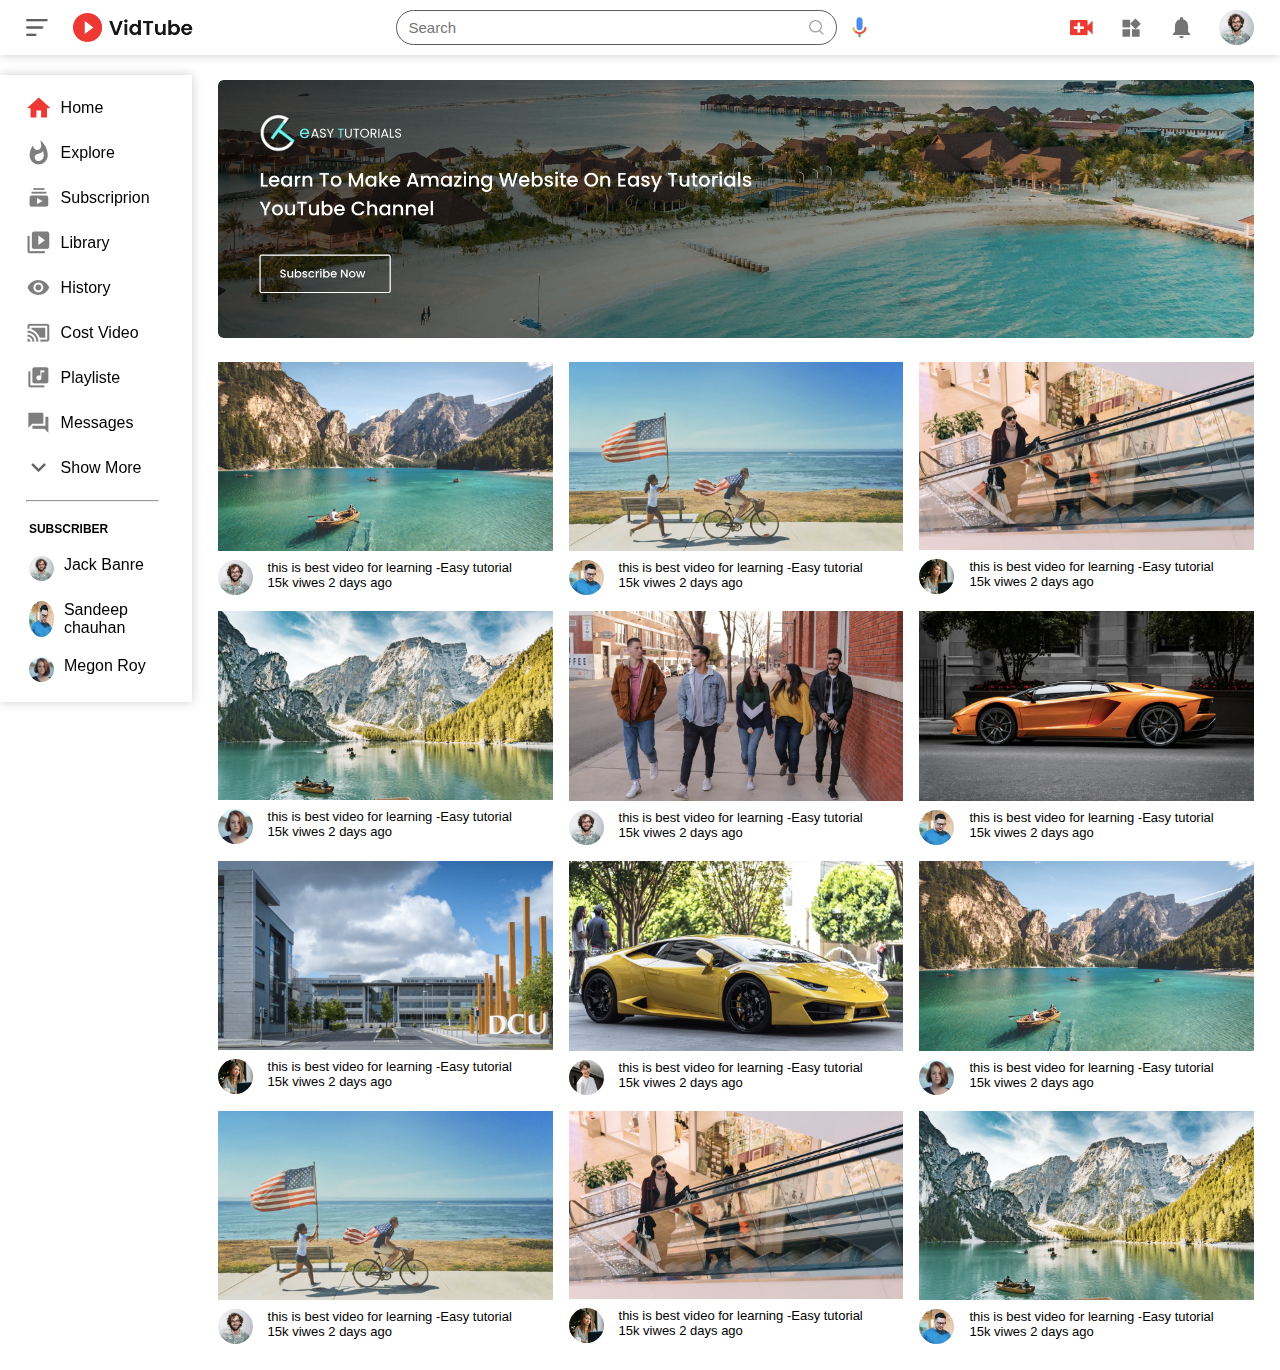
<file: index.html>
<!DOCTYPE html>
<html lang="en">
<head>
    <meta charset="UTF-8">
    <meta name="viewport" content="width=device-width, initial-scale=1.0">
    <title>Document</title>
    <link rel="stylesheet" href="style.css">
</head>
<body>
    
   <nav class="navbar flex-div">
   <div class="nav-left flex-div">
    <img src="images/menu.png" alt="" class="menu">
    <img src="images/logo.png" alt="" class="logo">
   </div>
   <div class="nav-center">
    <div class="search-container flex-div">
        <div class="search-box flex-div">
            <input type="text" placeholder="Search">
            <img src="images/search.png" alt="">
        </div>
        <img src="images/voice-search.png" alt="" class="mic-icon">
    </div>
   </div>
   <div class="nav-right flex-div">
    <img src="images/upload.png" alt="">
    <img src="images/more.png" alt="">
    <img src="images/notification.png" alt="">
    <img src="images/Jack.png" alt="" class="profile">
   </div>
   </nav>


   <!-- -------------------------------SideBar------------------------- -->
    <div class="sidebar">
        <div class="shortcut-links">
            <a href=""><img src="images/home.png" alt=""><p>Home</p></a>
            <a href=""><img src="images/explore.png" alt=""><p>Explore</p></a>
            <a href=""><img src="images/subscriprion.png" alt=""><p>Subscriprion</p></a>
            <a href=""><img src="images/library.png" alt=""><p>Library</p></a>
            <a href=""><img src="images/history.png" alt=""><p>History</p></a>
            <a href=""><img src="images/cast.png" alt=""><p>Cost Video</p></a>
            <a href=""><img src="images/playlist.png" alt=""><p>Playliste</p></a>
            <a href=""><img src="images/messages.png" alt=""><p>Messages</p></a>
            <a href=""><img src="images/show-more.png" alt=""><p>Show More</p></a>
            <hr>
        </div>
        <div class="subscriber">
            <h3>SUBSCRIBER</h3>
            <a href=""><img src="images/Jack.png" alt=""><p>Jack Banre</p></a>
            <a href=""><img src="images/tom.png" alt=""><p>Sandeep chauhan</p></a>
            <a href=""><img src="images/megan.png" alt=""><p>Megon Roy</p></a>
        </div>
    </div>
<!-- -------------------------Main------------------------------- -->
 <div class="main">
   <img src="images/banner.png" alt="">
   <div class="list-container">

     <div class="list-container-item">
        <a href="play-video.html"><img src="images/thumbnail1.png"></a>
        <div class="description">
            <img src="images/Jack.png" alt="">
            <div class="vid-info">
                <p>this is best video for learning -Easy tutorial</p>
                <p>15k viwes 2 days ago</p>
            </div>
        </div>
     </div>
     <div class="list-container-item">
        <a href="play-video.html"><img src="images/thumbnail2.png"></a>
        <div class="description">
            <img src="images/tom.png" alt="">
            <div class="vid-info">
                <p>this is best video for learning -Easy tutorial</p>
                <p>15k viwes 2 days ago</p>
            </div>
        </div>
     </div>
     <div class="list-container-item">
        <a href="play-video.html"><img src="images/thumbnail3.png"></a>
        <div class="description">
            <img src="images/cameron.png" alt="">
            <div class="vid-info">
                <p>this is best video for learning -Easy tutorial</p>
                <p>15k viwes 2 days ago</p>
            </div>
        </div>
     </div>
     <div class="list-container-item">
        <a href="play-video.html"><img src="images/thumbnail4.png"></a>
        <div class="description">
            <img src="images/megan.png" alt="">
            <div class="vid-info">
                <p>this is best video for learning -Easy tutorial</p>
                <p>15k viwes 2 days ago</p>
            </div>
        </div>
     </div>
     <div class="list-container-item">
        <a href="play-video.html"><img src="images/thumbnail5.png"></a>
        <div class="description">
            <img src="images/Jack.png" alt="">
            <div class="vid-info">
                <p>this is best video for learning -Easy tutorial</p>
                <p>15k viwes 2 days ago</p>
            </div>
        </div>
     </div>
     <div class="list-container-item">
        <a href="play-video.html"><img src="images/thumbnail6.png"></a>
        <div class="description">
            <img src="images/tom.png" alt="">
            <div class="vid-info">
                <p>this is best video for learning -Easy tutorial</p>
                <p>15k viwes 2 days ago</p>
            </div>
        </div>
     </div>
     <div class="list-container-item"> 
        <a href="play-video.html"><img src="images/thumbnail7.png"></a>
        <div class="description">
            <img src="images/cameron.png" alt="">
            <div class="vid-info">
                <p>this is best video for learning -Easy tutorial</p>
                <p>15k viwes 2 days ago</p>
            </div>
        </div>
     </div>

     <div class="list-container-item">
        <a href="play-video.html"><img src="images/thumbnail8.png"></a>
        <div class="description">
            <img src="images/gerard.png" alt="">
            <div class="vid-info">
                <p>this is best video for learning -Easy tutorial</p>
                <p>15k viwes 2 days ago</p>
            </div>
        </div>
     </div>
     <div class="list-container-item">
        <a href=""><img src="images/thumbnail1.png"></a>
        <div class="description">
            <img src="images/megan.png" alt="">
            <div class="vid-info">
                <p>this is best video for learning -Easy tutorial</p>
                <p>15k viwes 2 days ago</p>
            </div>
        </div>
     </div>

     <div class="list-container-item">
        <a href="play-video.html"><img src="images/thumbnail2.png"></a>
        <div class="description">
            <img src="images/Jack.png" alt="">
            <div class="vid-info">
                <p>this is best video for learning -Easy tutorial</p>
                <p>15k viwes 2 days ago</p>
            </div>
        </div>
     </div>
     <div class="list-container-item">
        <a href="play-video.html"><img src="images/thumbnail3.png"></a>
        <div class="description">
            <img src="images/cameron.png" alt="">
            <div class="vid-info">
                <p>this is best video for learning -Easy tutorial</p>
                <p>15k viwes 2 days ago</p>
            </div>
        </div>
     </div>
     <div class="list-container-item">
        <a href="play-video.html"><img src="images/thumbnail4.png"></a>
        <div class="description">
            <img src="images/tom.png" alt="">
            <div class="vid-info">
                <p>this is best video for learning -Easy tutorial</p>
                <p>15k viwes 2 days ago</p>
            </div>
        </div>
     </div>

     

   
    


   </div>
   
 </div>
   
  


 <script src="app.js"></script>
</body>
</html>
</file>
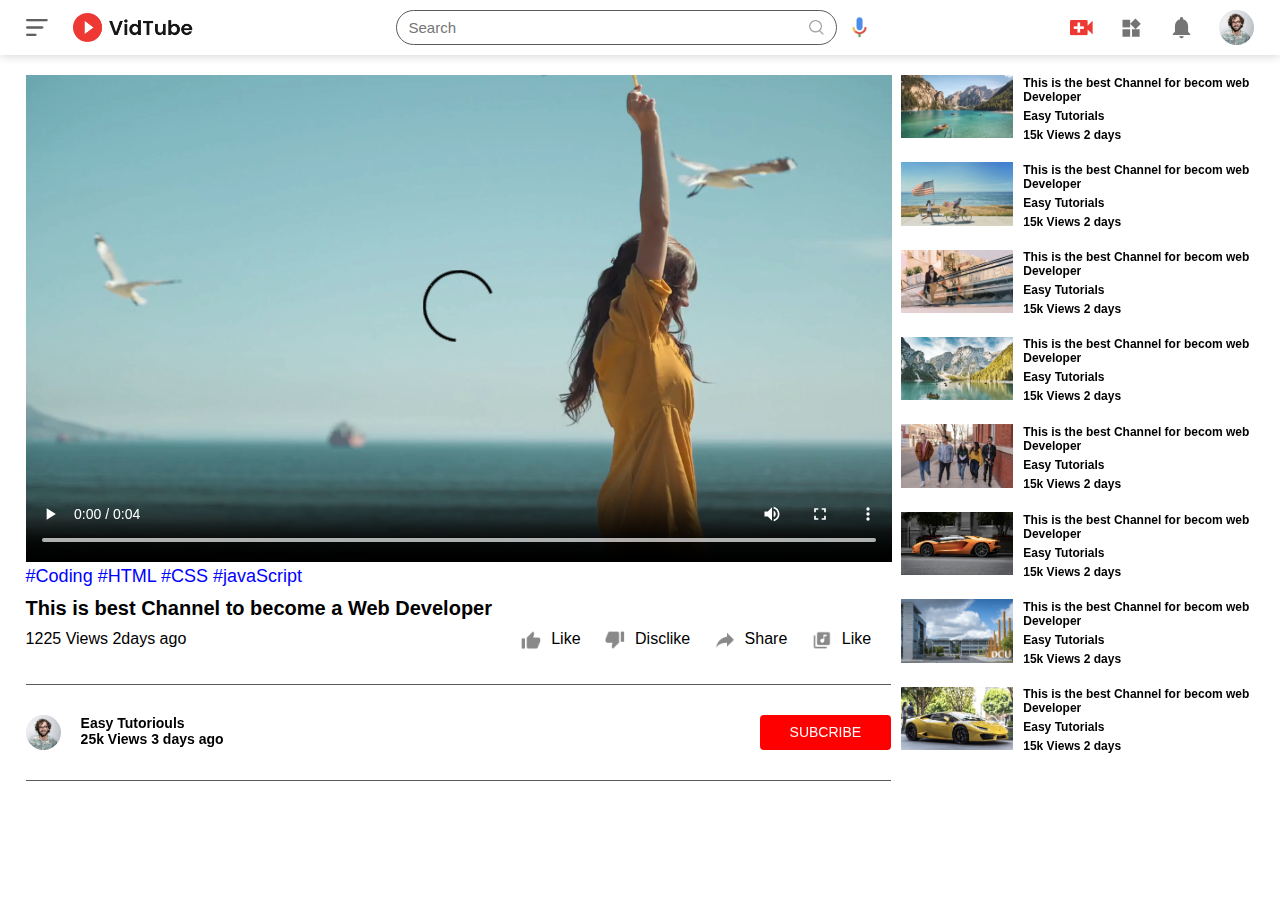
<file: play-video.html>
<!DOCTYPE html>
<html lang="en">
<head>
    <meta charset="UTF-8">
    <meta name="viewport" content="width=device-width, initial-scale=1.0">
    <title>Document</title>
    <link rel="stylesheet" href="style.css">
</head>
<body>

    <nav class="navbar flex-div">
        <div class="nav-left flex-div">
         <img src="images/menu.png" alt="" class="menu">
         <img src="images/logo.png" alt="" class="logo">
        </div>
        <div class="nav-center">
         <div class="search-container flex-div">
             <div class="search-box flex-div">
                 <input type="text" placeholder="Search">
                 <img src="images/search.png" alt="">
             </div>
             <img src="images/voice-search.png" alt="" class="mic-icon">
         </div>
        </div>
        <div class="nav-right flex-div">
         <img src="images/upload.png" alt="">
         <img src="images/more.png" alt="">
         <img src="images/notification.png" alt="">
         <img src="images/Jack.png" alt="" class="profile">
        </div>
        </nav>


        <div class="container">

            <div class="vid-play">
                <video controls autoplay>
                    <source src="images/video.mp4" type="video/mp4">
                </video>

                <div class="vid-description">

                    <p class="language">#Coding #HTML #CSS #javaScript</p>
                    <h3>This is best Channel to become a Web Developer</h3>

                    <div class="action">
                        <p>1225 Views 2days ago</p>
                        <div class="action-icons">
                            <a href=""><img src="images/like.png" alt="">Like</a>
                            <a href=""><img src="images/dislike.png" alt="">Disclike</a>
                            <a href=""><img src="images/share.png" alt="">Share</a>
                            <a href=""><img src="images/save.png" alt="">Like</a>
                        </div>
                    </div>
    
                     <hr>

                     <div class="subscriber-info">
                        <div class="subscriber-profile subscriber-info">
                            <img src="images/Jack.png" alt="">
                            <div class="sub-info">
                                <p>Easy Tutoriouls</p>
                                <p>25k Views 3 days ago</p>
                            </div>
                        </div>
                        <button type="button">SUBCRIBE</button>
                     </div>
                     <hr>




                </div>
            </div>

            <div class="siderbar-right">

                <div class="sagusted-vid">
                    <a href=""><img src="images/thumbnail1.png"></a>
                    <div class="vid-info">
                    <p>This is the best Channel for becom web Developer</p>
                    <p>Easy Tutorials</p>
                    <p>15k Views 2 days</p>
                    </div>
                </div>
                <div class="sagusted-vid">
                    <a href=""><img src="images/thumbnail2.png"></a>
                    <div class="vid-info">
                    <p>This is the best Channel for becom web Developer</p>
                    <p>Easy Tutorials</p>
                    <p>15k Views 2 days</p>
                    </div>
                </div>
                <div class="sagusted-vid">
                    <a href=""><img src="images/thumbnail3.png"></a>
                    <div class="vid-info">
                    <p>This is the best Channel for becom web Developer</p>
                    <p>Easy Tutorials</p>
                    <p>15k Views 2 days</p>
                    </div>
                </div>
                <div class="sagusted-vid">
                    <a href=""><img src="images/thumbnail4.png"></a>
                    <div class="vid-info">
                    <p>This is the best Channel for becom web Developer</p>
                    <p>Easy Tutorials</p>
                    <p>15k Views 2 days</p>
                    </div>
                </div>
                <div class="sagusted-vid">
                    <a href=""><img src="images/thumbnail5.png"></a>
                    <div class="vid-info">
                    <p>This is the best Channel for becom web Developer</p>
                    <p>Easy Tutorials</p>
                    <p>15k Views 2 days</p>
                    </div>
                </div>
                <div class="sagusted-vid">
                    <a href=""><img src="images/thumbnail6.png"></a>
                    <div class="vid-info">
                    <p>This is the best Channel for becom web Developer</p>
                    <p>Easy Tutorials</p>
                    <p>15k Views 2 days</p>
                    </div>
                </div>
                <div class="sagusted-vid">
                    <a href=""><img src="images/thumbnail7.png"></a>
                    <div class="vid-info">
                    <p>This is the best Channel for becom web Developer</p>
                    <p>Easy Tutorials</p>
                    <p>15k Views 2 days</p>
                    </div>
                </div>
                <div class="sagusted-vid">
                    <a href=""><img src="images/thumbnail8.png"></a>
                    <div class="vid-info">
                    <p>This is the best Channel for becom web Developer</p>
                    <p>Easy Tutorials</p>
                    <p>15k Views 2 days</p>
                    </div>
                </div>

            </div>
        </div>
</body>
</html>
</file>
<file: style.css>
*{
    margin: 0;
    padding: 0;
    box-sizing: border-box;
    font-family: "poppins", sans-serif;
}

a{
    text-decoration: none;
    color: inherit;
}

li{
    list-style: none;
}

.flex-div{
    display: flex;
    align-items: center;
}


/* ---------------------------------Navbar------------------------------------- */
.navbar{
    width: 100%;
    padding: 10px 2%;
    justify-content: space-between;
    box-shadow:  0 0 10px rgba(0,0,0,0.2);
    position: sticky;
    top: 0;
    background-color: white;
    left: 0;
}

.navbar .nav-left .menu{
width: 22px;
margin-right: 25px;
}
.navbar .nav-left .logo{
width: 120px;
}


.navbar .nav-center img{
    width: 15px;
}

.navbar .nav-center .search-box{
    padding: 8px 12px;
    border:  1px solid #5a5a5a;
    border-radius: 70px;
    margin-right: 15px;
}
.navbar .nav-center .search-box input{
   border: none;
   outline: none;
   width: 400px;
  font-size:15px;

}


.navbar .nav-right img{
    width: 25px;
    margin-right: 25px;
}

.navbar .nav-right .profile{
    width: 35px;
    border-radius: 50%;
    margin-right: 0;
}


/* -----------------------------Sidebar------------------------------ */

.sidebar{
    width: 15%;
    padding-left: 2%;
    position: fixed;
    margin-top: 20px;
    left: 0;
    box-shadow:  0 0 10px rgba(0,0,0,0.2);
}

.sidebar .shortcut-links a{
    display: flex;
    flex-wrap: wrap;
    margin: 20px 0;
    align-items: center;
}

.sidebar .shortcut-links a p{
    margin-left: 10px;
}

.sidebar .shortcut-links a img{
    width: 25px;
}

hr{
    width: 80%;
    height: 1px;
    background: #5a5a5a;
}

.subscriber{
    padding: 0 2%;
}
.subscriber h3{
    font-size: 12px;
    margin: 20px 0;
}
.subscriber a{
    display: flex;
    margin: 20px 0;
}
.subscriber img{
    margin-right: 10px;
   width: 25px;
   border-radius: 50%;
}


/* ------------------------- main ------------------- */

.main{
    padding-left: 17%;
    padding-right: 2%;
    padding-top: 25px;
    padding-bottom: 2%;
}

.main img{
    width: 100%;
}

.coleps .shortcut-links a p{
display: none;
}


/* -------------------------------Video ---------------------------- */
.list-container{
    display: grid;
  grid-template-columns: repeat(auto-fit, minmax(250px, 1fr));
  gap: 16px;
  margin-top:20px ;
}

.list-container-item{
    width: 100%;
}

.description{
    display: flex;
    gap: 15px;
    margin-top: 5px;
}

.description img{
    width: 35px;
    border-radius: 50%;
}

.description p{
    font-size: 13px;
}

/* ------------------------Responsive-------------------------------- */
@media(max-width:900px){

    .navbar .nav-left .menu{
       display: none;
        }

        .navbar .nav-right img{
            display: none;
        }

        .navbar .nav-right .profile{
            display: block;
        }

        .navbar .nav-center .search-box input{
            width: 100px;
        }

        .mic-icon{
            display: none;
        }


    .navbar .nav-left .logo{
       width: 90px;
        }
  


    .sidebar{
        display: none;
        
    }

    .main{
        padding-left: 2%;
    }

    .sidebar .shortcut-links a p{
       display: none;
    }

}


/* ---------------------- Video page ------------------------ */

.container{
    display: flex;
    padding-left: 2%;
    padding-top: 20px;
    gap: 10px;
}

.container .vid-play{
  flex-basis: 69%;
}
.container .vid-play video{
  width: 100%;
}


.container .siderbar-right{
  flex-basis: 30%;
}

.sagusted-vid{
    display: flex;
    align-items: center;
    margin-bottom: 20px;
}

.sagusted-vid a{
    flex-basis: 30%;
    margin-right: 10px;
}

.sagusted-vid a img{
    width: 100%;
    
}
.sagusted-vid .vid-info{
    flex-basis: 68%;
    font-size: 12px;
    display: flex;
    flex-direction: column;
    gap: 5px;
    flex-wrap: wrap;
}
.sagusted-vid .vid-info p{
font-weight: 600;
}
 

.vid-description .language{
font-size: 18px;
color: blue;
margin-bottom: 10px;
}

.vid-description  h3{
    font-size: 20px;
    margin-bottom: 10px;
}

.vid-description .action{
    display: flex;
    justify-content: space-between;
}

.vid-description .action a{
    margin-right: 20px;
    display: inline-flex;
}

.vid-description .action a img{
width: 20px;
margin-right: 10px;
}


.vid-description hr{
    border: 0;
    height: 1px;
    background: #5a5a5a;
    width: 100%;
   margin: 30px auto;
}

.subscriber-info{
    display: flex;
    justify-content: space-between;
}

.subscriber-profile img{
width: 35px;
margin-right: 20px;
border-radius: 50%;
}

.sub-info p{
    font-size: 14px;
    font-weight: 600;
}

.subscriber-info button{
padding: 8px 30px;
background: red;
font-size: 14px;
color: white;
border: none;
border-radius: 4px;
}
</file>
